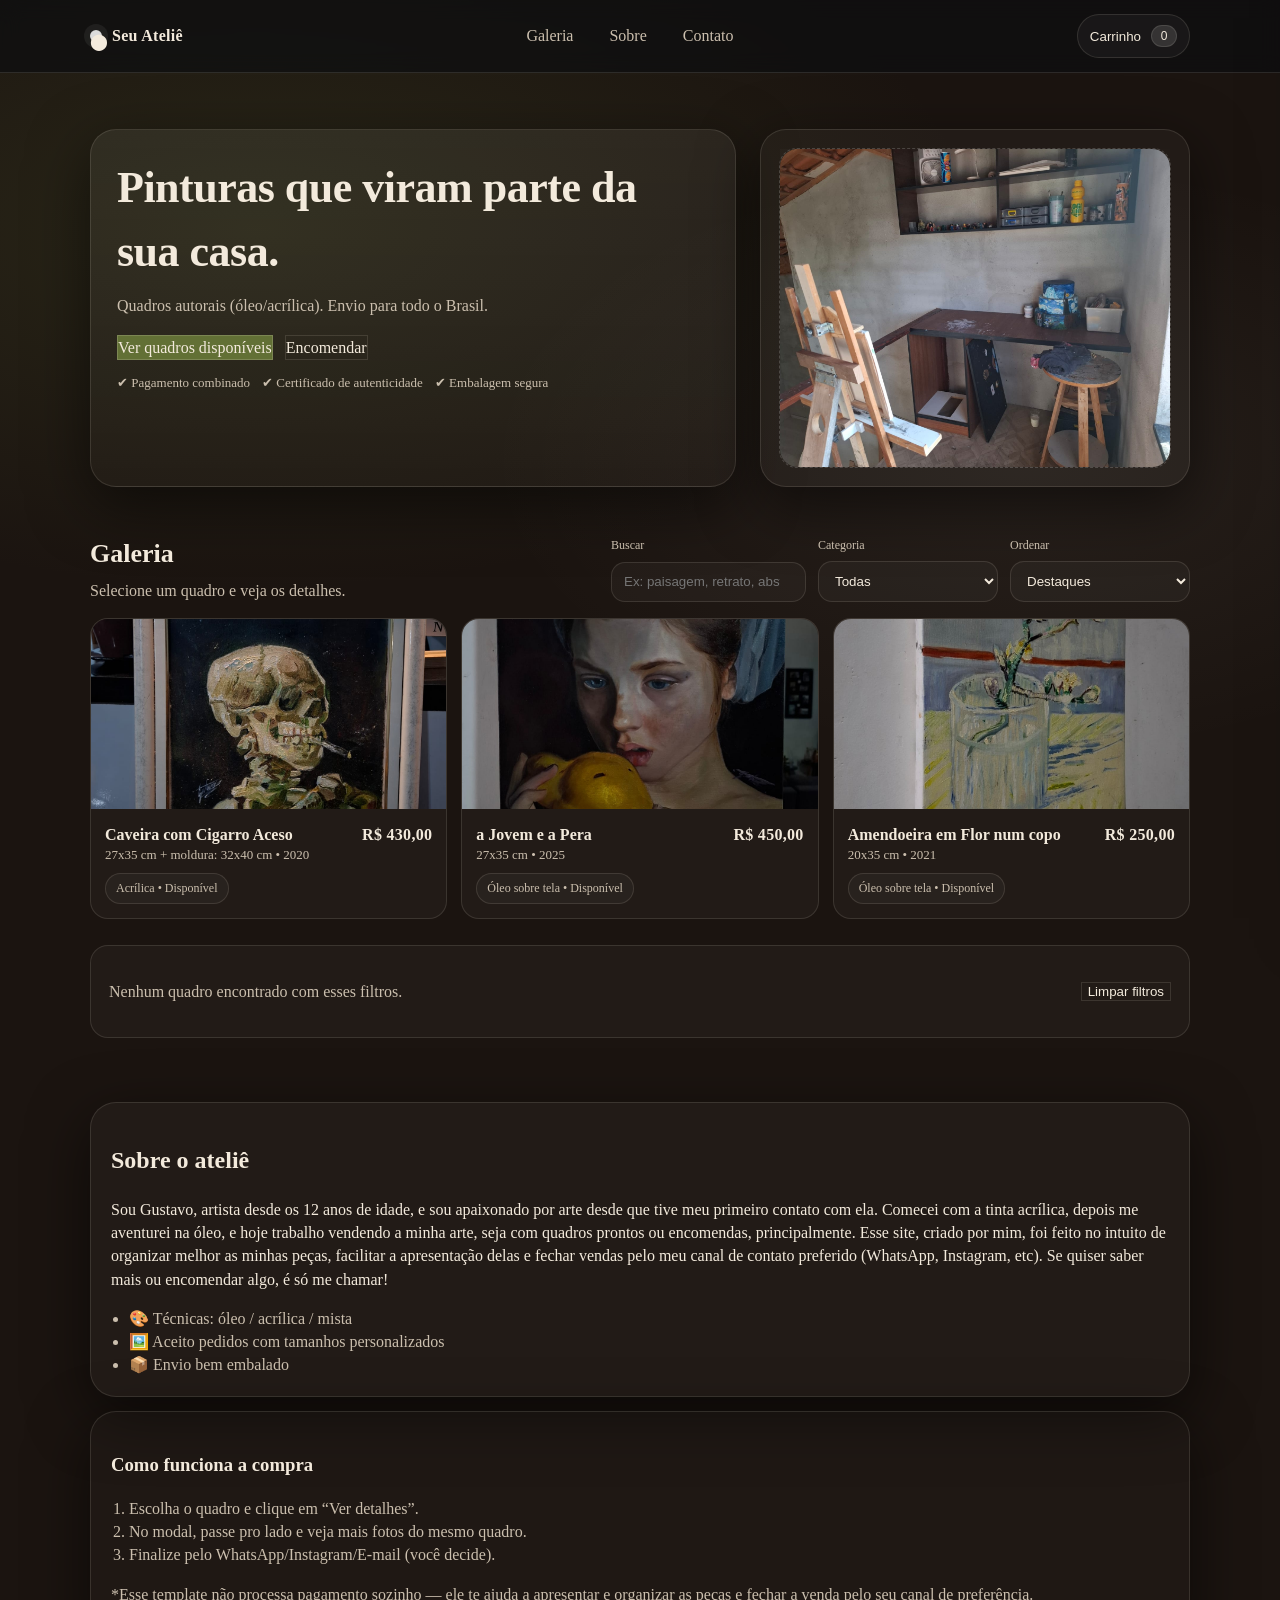
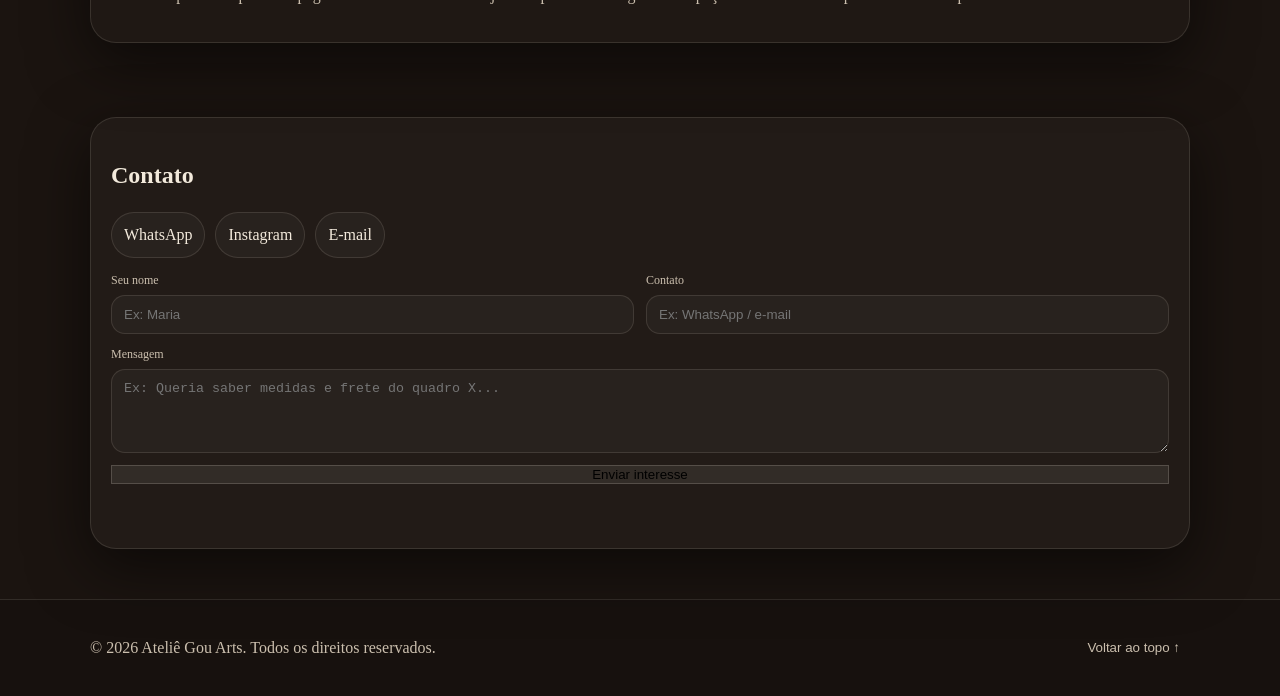
<file: index.html>
<!doctype html>
<html lang="pt-BR">
<head>
  <meta charset="utf-8" />
  <meta name="viewport" content="width=device-width, initial-scale=1" />
  <title>Ateliê Gou Arts — Loja de Quadros</title>
  <meta name="description" content="Quadros autorais e pinturas a óleo. Compre diretamente do ateliê." />
  <link rel="stylesheet" href="styles.css" />
</head>
 
<body>
  <!-- Topo -->
  <header class="header">
    <div class="container header__inner">
      <a class="brand" href="#top">
        <span class="brand__mark">⬤</span>
        <span class="brand__name">Seu Ateliê</span>
      </a>

      <nav class="nav">
        <a href="#galeria">Galeria</a>
        <a href="#sobre">Sobre</a>
        <a href="#contato">Contato</a>
      </nav>

      <button class="cart-btn" id="openCartBtn" aria-label="Abrir carrinho">
        Carrinho <span class="cart-badge" id="cartCount">0</span>
      </button>
    </div>
  </header>

  <!-- Hero -->
  <main id="top">
    <section class="hero">
      <div class="container hero__inner">
        <div class="hero__text">
          <h1>Pinturas que viram parte da sua casa.</h1>
          <p>
            Quadros autorais (óleo/acrílica). Envio para todo o Brasil.
          </p>
          <div class="hero__cta">
            <a class="btn btn--primary" href="#galeria">Ver quadros disponíveis</a>
            <a class="btn btn--ghost" href="#contato">Encomendar</a>
          </div>
          <div class="hero__meta">
            <span>✔ Pagamento combinado</span>
            <span>✔ Certificado de autenticidade</span>
            <span>✔ Embalagem segura</span>
          </div>
        </div>

        <div class="hero__art">
          <div class="hero__frame">
            <div class="hero__frameInner">

              <img src="img/atelie.jpeg" alt="Foto do meu ateliê" class="hero__img">

            </div>
          </div>
        </div>

      </div>
    </section>

    <!-- Loja / Galeria -->
    <section class="shop" id="galeria">
      <div class="container">
        <div class="section-head">
          <div>
            <h2>Galeria</h2>
            <p>Selecione um quadro e veja os detalhes.</p>
          </div>

          <div class="shop-controls">
            <label class="input">
              <span class="input__label">Buscar</span>
              <input id="searchInput" type="search" placeholder="Ex: paisagem, retrato, abstrato..." />
            </label>

            <label class="input">
              <span class="input__label">Categoria</span>
              <select id="categorySelect">
                <option value="all">Todas</option>
                <option value="oleo">Óleo</option>
                <option value="acrilica">Acrílica</option>
                <option value="desenho">Desenho</option>
              </select>
            </label>

            <label class="input">
              <span class="input__label">Ordenar</span>
              <select id="sortSelect">
                <option value="featured">Destaques</option>
                <option value="price-asc">Menor preço</option>
                <option value="price-desc">Maior preço</option>
                <option value="newest">Mais recentes</option>
              </select>
            </label>
          </div>
        </div>

        <div class="grid" id="productsGrid">
          <!-- Cards entram pelo JS -->
        </div>

        <div class="empty" id="emptyState" hidden>
          <p>Nenhum quadro encontrado com esses filtros.</p>
          <button class="btn btn--ghost" id="resetFiltersBtn">Limpar filtros</button>
        </div>
      </div>
    </section>

    <!-- Sobre -->
    <section class="about" id="sobre">
      <div class="container about__inner">
        <div class="about__card">
          <h2>Sobre o ateliê</h2>
          <p>
            Sou Gustavo, artista desde os 12 anos de idade, e sou apaixonado por arte desde que tive meu primeiro contato com ela. Comecei com a tinta acrílica, depois me aventurei na óleo, e hoje trabalho vendendo a minha arte, seja com quadros prontos ou encomendas, principalmente. Esse site, criado por mim, foi feito no intuito de organizar melhor as minhas peças, facilitar a apresentação delas e fechar vendas pelo meu canal de contato preferido (WhatsApp, Instagram, etc). Se quiser saber mais ou encomendar algo, é só me chamar!
          </p>
          <ul class="bullets">
            <li>🎨 Técnicas: óleo / acrílica / mista</li>
            <li>🖼️ Aceito pedidos com tamanhos personalizados</li>
            <li>📦 Envio bem embalado</li>
          </ul>
        </div>

        <div class="about__card about__card--alt">
          <h3>Como funciona a compra</h3>
          <ol class="steps">
            <li>Escolha o quadro e clique em “Ver detalhes”.</li>
            <li>No modal, passe pro lado e veja mais fotos do mesmo quadro.</li>
            <li>Finalize pelo WhatsApp/Instagram/E-mail (você decide).</li>
          </ol>
          <p class="muted">
            *Esse template não processa pagamento sozinho — ele te ajuda a apresentar e organizar as peças
            e fechar a venda pelo seu canal de preferência.
          </p>
        </div>
      </div>
    </section>

    <!-- Contato -->
    <section class="contact" id="contato">
      <div class="container contact__inner">
        <div class="contact__card">
          <h2>Contato</h2>

          <div class="contact__links">
            <a class="link-pill" href="#" id="whatsLink">WhatsApp</a>
            <a class="link-pill" href="#" id="instaLink">Instagram</a>
            <a class="link-pill" href="mailto:seuemail@exemplo.com">E-mail</a>
          </div>

          <form class="form" id="leadForm">
            <div class="form__row">
              <label class="input">
                <span class="input__label">Seu nome</span>
                <input name="name" required placeholder="Ex: Maria" />
              </label>

              <label class="input">
                <span class="input__label">Contato</span>
                <input name="contact" required placeholder="Ex: WhatsApp / e-mail" />
              </label>
            </div>

            <label class="input">
              <span class="input__label">Mensagem</span>
              <textarea name="message" rows="4" required
                placeholder="Ex: Queria saber medidas e frete do quadro X..."></textarea>
            </label>

            <button class="btn" type="submit">Enviar interesse</button>
            <p class="muted" id="formMsg" aria-live="polite"></p>
          </form>
        </div>
      </div>
    </section>

    <!-- Rodapé -->
    <footer class="footer">
      <div class="container footer__inner">
        <p>© <span id="year"></span> Ateliê Gou Arts. Todos os direitos reservados.</p>
        <button class="link" id="backToTop">Voltar ao topo ↑</button>
      </div>
    </footer>
  </main>

  <!-- Modal de Produto -->
  <dialog class="modal" id="productModal">
    <form method="dialog" class="modal__inner">
      <button class="modal__close" aria-label="Fechar">✕</button>

      <div class="modal__content">
        <!-- Slider de imagens (mais fotos do mesmo quadro) -->
        <div class="modal__image">
          <div class="slider" id="slider">
            <button class="slider__btn slider__btn--prev" id="prevImg" type="button" aria-label="Imagem anterior">‹</button>

            <div class="slider__viewport" id="sliderViewport">
              <div class="slider__track" id="sliderTrack">
                <!-- imagens entram pelo JS -->
              </div>
            </div>

            <button class="slider__btn slider__btn--next" id="nextImg" type="button" aria-label="Próxima imagem">›</button>
          </div>

          <div class="slider__dots" id="sliderDots" aria-label="Indicadores de imagem">
            <!-- bolinhas via JS -->
          </div>
        </div>

        <div class="modal__info">
          <h3 id="modalTitle">Título</h3>
          <p class="muted" id="modalMeta">Técnica • Tamanho • Ano</p>

          <p id="modalDesc">Descrição do quadro. Troque depois.</p>

          <div class="modal__priceRow">
            <div>
              <div class="price" id="modalPrice">R$ 0</div>
              <div class="muted" id="modalAvailability">Disponível</div>
            </div>

            <button class="btn" type="button" id="addToCartBtn">Adicionar ao carrinho</button>
          </div>

          <div class="modal__actions">
            <a class="btn btn--ghost" href="#contato" id="buyNowBtn">Comprar agora</a>
            <button class="btn btn--ghost" type="button" id="copyInfoBtn">Copiar infos</button>
          </div>

          <p class="muted tiny" id="copyMsg" aria-live="polite"></p>
        </div>
      </div>
    </form>
  </dialog>

  <!-- Drawer do Carrinho -->
  <aside class="drawer" id="cartDrawer" aria-hidden="true">
    <div class="drawer__panel">
      <div class="drawer__head">
        <h3>Seu carrinho</h3>
        <button class="drawer__close" id="closeCartBtn" aria-label="Fechar carrinho">✕</button>
      </div>

      <div class="drawer__body" id="cartItems"></div>

      <div class="drawer__foot">
        <div class="totals">
          <span>Total</span>
          <strong id="cartTotal">R$ 0</strong>
        </div>
        <button class="btn" id="checkoutBtn">Finalizar pelo contato</button>
        <button class="btn btn--ghost" id="clearCartBtn">Limpar carrinho</button>
        <p class="muted tiny">
          O “finalizar” te leva pra seção de contato e já deixa uma mensagem pronta.
        </p>
      </div>
    </div>
    <div class="drawer__backdrop" id="drawerBackdrop"></div>
  </aside>

  <script src="script.js"></script>
  <script src="cart-enhancements.js"></script>
</body>
</html>
</file>
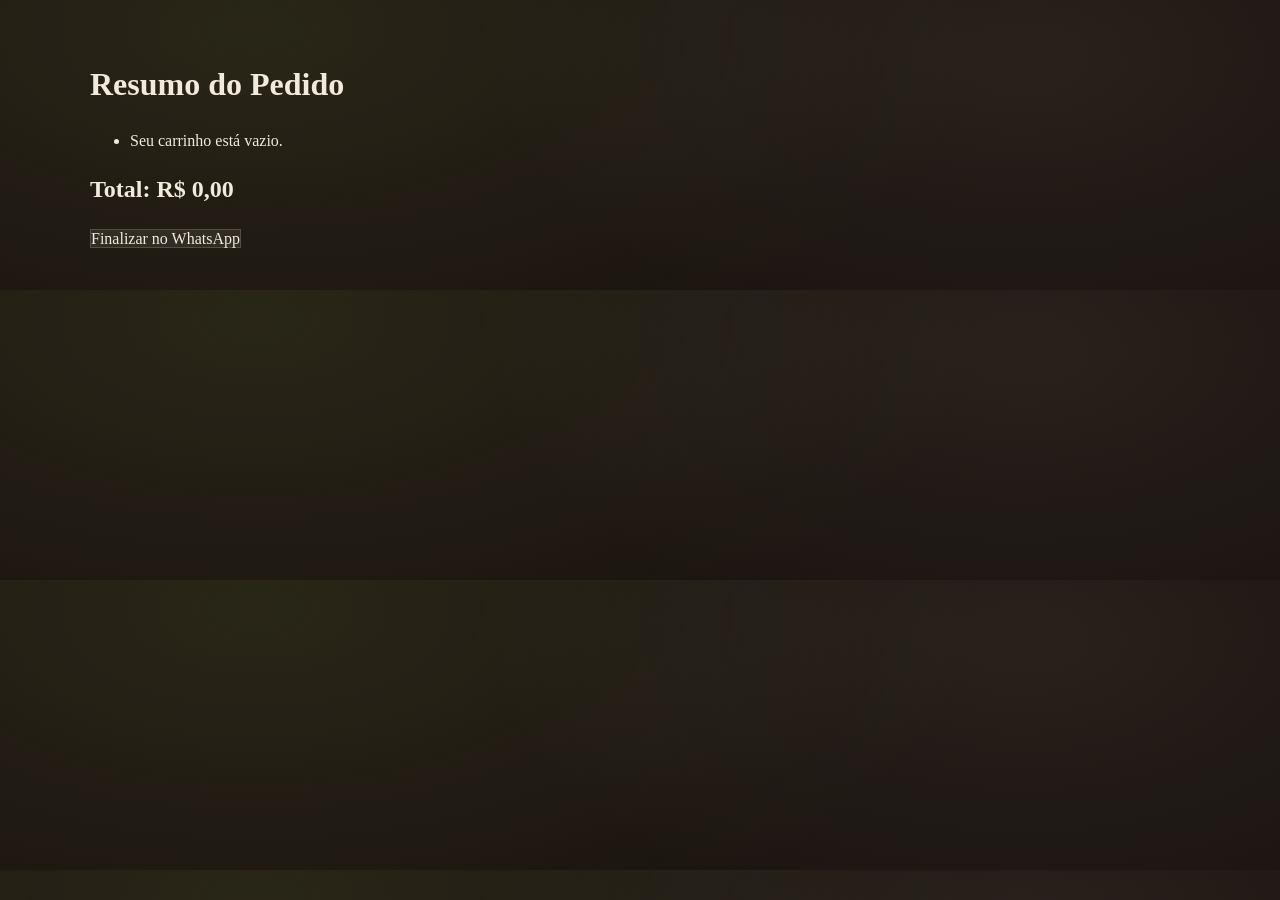
<file: pagamento.html>
<!doctype html>
<html lang="pt-BR">
<head>
<meta charset="utf-8"/>
<meta name="viewport" content="width=device-width, initial-scale=1"/>
<title>Finalizar Pedido</title>
<link rel="stylesheet" href="styles.css"/>
</head>
<body>
<div class="container" style="padding:40px 0">
  <h1>Resumo do Pedido</h1>
  <ul id="resumo"></ul>
  <h2 id="total"></h2>
  <a id="finalizarWA" class="btn" href="#">Finalizar no WhatsApp</a>
</div>
<script>
(function(){
  const KEY='atelier_cart_v1';
  const WA='5512996503453';
  function load(){try{return JSON.parse(localStorage.getItem(KEY))||[]}catch{return []}}
  function fmt(v){return v.toLocaleString('pt-BR',{style:'currency',currency:'BRL'})}
  const cart=load();
  const ul=document.getElementById('resumo');
  let total=0;
  if(!cart.length){
    ul.innerHTML='<li>Seu carrinho está vazio.</li>';
    document.getElementById('total').textContent='Total: R$ 0,00';
    return;
  }
  const lines=['Olá! Gostaria de finalizar o pedido:'];
  cart.forEach(i=>{
    const sub=(i.price||0)*(i.qty||0);
    total+=sub;
    const li=document.createElement('li');
    li.textContent=`${i.title} — ${i.qty}x (${fmt(sub)})`;
    ul.appendChild(li);
    lines.push(`• ${i.title} — ${i.qty}x (${fmt(sub)})`);
  });
  document.getElementById('total').textContent='Total: '+fmt(total);
  lines.push('Total: '+fmt(total));
  const url='https://wa.me/'+WA+'?text='+encodeURIComponent(lines.join('\n'));
  document.getElementById('finalizarWA').href=url;
})();
</script>
</body></html>
</file>
<file: styles.css>
:root{
  /* Base marrom / bege / oliva */
  --bg:#1b1410;
  --panel:#241a14;
  --panel2:#1f1712;

  --text:#f3eadc;
  --muted:#cbbfae;

  --line:rgba(243,234,220,.12);
  --shadow: 0 18px 60px rgba(0,0,0,.55);

  --radius: 18px;
  --radius2: 26px;

  /* Acento oliva */
  --accent:#6b7a3a;
  --accentHover:#55622f;
}

*{ box-sizing:border-box; }
html,body{ margin:0; padding:0; }
body{
  background:
    radial-gradient(1200px 600px at 20% 10%, rgba(107,122,58,.18), transparent 60%),
    radial-gradient(900px 500px at 80% 20%, rgba(243,234,220,.06), transparent 60%),
    var(--bg);
  color:var(--text);
  line-height:1.45;
}

a{ color:inherit; text-decoration:none; }
.container{ width:min(1100px, 92vw); margin:0 auto; }

.header{
  position:sticky; top:0; z-index:10;
  backdrop-filter: blur(10px);
  background: rgba(12,13,16,.65);
  border-bottom:1px solid var(--line);
}
.header__inner{
  display:flex; align-items:center; justify-content:space-between;
  padding:14px 0;
  gap:14px;
}
.brand{ display:flex; align-items:center; gap:10px; }
.brand__mark{
  width:12px; height:12px; border-radius:99px;
  background: rgba(255,255,255,.85);
  box-shadow: 0 0 0 6px rgba(255,255,255,.06);
}
.brand__name{ font-weight:700; letter-spacing:.3px; }

.nav{ display:flex; gap:16px; color:var(--muted); }
.nav a{ padding:8px 10px; border-radius:12px; }
.nav a:hover{ background: rgba(255,255,255,.06); color:var(--text); }

.cart-btn{
  border:1px solid var(--line);
  background: rgba(255,255,255,.04);
  color:var(--text);
  padding:10px 12px;
  border-radius: 999px;
  cursor:pointer;
  display:flex; align-items:center; gap:10px;
}
.cart-btn:hover{ background: rgba(255,255,255,.07); }
.cart-badge{
  display:inline-grid; place-items:center;
  min-width:26px; height:22px;
  padding:0 8px;
  border-radius: 999px;
  background: rgba(255,255,255,.12);
  border:1px solid var(--line);
  font-size:12px;
}

.hero{ padding:56px 0 22px; }
.hero__inner{
  display:grid;
  grid-template-columns: 1.2fr .8fr;
  gap:24px;
  align-items:stretch;
}
.hero__text{
  border:1px solid var(--line);
  background: linear-gradient(180deg, rgba(255,255,255,.06), rgba(255,255,255,.02));
  border-radius: var(--radius2);
  padding:26px;
  box-shadow: var(--shadow);
}
.hero h1{ margin:0 0 10px; font-size:clamp(28px, 3.5vw, 44px); letter-spacing:-.5px; }
.hero p{ margin:0 0 18px; color:var(--muted); font-size:16px; }

.hero__cta{ display:flex; gap:12px; flex-wrap:wrap; margin-bottom:14px; }
.btn{
  /* mantém o que você já tem... */
  border:1px solid rgba(243,234,220,.18);
  background: rgba(243,234,220,.08);
}

.btn:hover{
  background: rgba(243,234,220,.12);
}

/* Botão principal em oliva (opcional, fica bem “loja”) */
.btn--primary{
  background: color-mix(in srgb, var(--accent) 92%, #000 8%);
  border: 1px solid rgba(243,234,220,.18);
}
.btn--primary:hover{
  background: color-mix(in srgb, var(--accentHover) 92%, #000 8%);
}
.btn:hover{ background: rgba(255,255,255,.14); }
.btn:active{ transform: scale(.98); }
.btn--ghost{
  background: transparent;
  border:1px solid var(--line);
  color: var(--text);
}
.btn--ghost:hover{ background: rgba(255,255,255,.06); }

.hero__meta{
  display:flex; gap:12px; flex-wrap:wrap;
  color:var(--muted);
  font-size:13px;
}
.hero__art{
  border:1px solid var(--line);
  background: rgba(255,255,255,.03);
  border-radius: var(--radius2);
  padding:18px;
  box-shadow: var(--shadow);
}
.hero__frame{
  border-radius: 18px;
  border:1px dashed rgba(255,255,255,.18);
  height: 100%;
  min-height: 260px;
  display:grid;
  place-items:center;
}
.hero__frameInner{
  width:100%;
  height:100%;
  display:grid;
  place-items:center;
  background: radial-gradient(500px 300px at 40% 20%, rgba(255,255,255,.06), transparent 55%);
}
.hero__frameText{ color:var(--muted); font-size:14px; }

.section-head{
  display:flex; align-items:flex-end; justify-content:space-between;
  gap:18px;
  margin: 26px 0 16px;
}
.section-head h2{ margin:0; font-size:26px; }
.section-head p{ margin:6px 0 0; color:var(--muted); }

.shop-controls{
  display:flex; gap:12px; flex-wrap:wrap; justify-content:flex-end;
}

.input{ display:grid; gap:6px; min-width: 180px; }
.input__label{ font-size:12px; color:var(--muted); }
input, select, textarea{
  width:100%;
  padding:11px 12px;
  border-radius: 14px;
  border:1px solid var(--line);
  background: rgba(255,255,255,.03);
  color:var(--text);
  outline:none;
}
textarea{ resize: vertical; }
input:focus, select:focus, textarea:focus{
  border-color: rgba(255,255,255,.22);
  background: rgba(255,255,255,.05);
}

.grid{
  display:grid;
  grid-template-columns: repeat(3, 1fr);
  gap:14px;
  padding-bottom: 10px;
}
@media (max-width: 920px){
  .hero__inner{ grid-template-columns: 1fr; }
  .grid{ grid-template-columns: repeat(2, 1fr); }
}
@media (max-width: 560px){
  .grid{ grid-template-columns: 1fr; }
  .nav{ display:none; }
}

.card{
  border:1px solid var(--line);
  background: rgba(255,255,255,.03);
  border-radius: var(--radius);
  overflow:hidden;
  cursor:pointer;
  transition: transform .10s ease, background .2s ease;
}
.card:hover{ background: rgba(255,255,255,.06); transform: translateY(-2px); }
.card__img{
  height: 190px;
  background: radial-gradient(500px 240px at 30% 20%, rgba(255,255,255,.07), transparent 55%),
              rgba(255,255,255,.02);
  border-bottom: 1px solid var(--line);
  display:grid;
  place-items:center;
  color: var(--muted);
  font-size: 13px;
}
.card__img img{ width:100%; height:190px; object-fit:cover; display:block; }
.card__body{ padding:14px; display:grid; gap:8px; }
.card__top{ display:flex; align-items:flex-start; justify-content:space-between; gap:10px; }
.card__title{ font-weight:700; }
.card__meta{ color:var(--muted); font-size:13px; }
.price{ font-weight:800; letter-spacing:.3px; }
.tag{
  font-size:12px; color:var(--muted);
  border:1px solid var(--line);
  background: rgba(255,255,255,.03);
  padding:6px 10px;
  border-radius: 999px;
  width: fit-content;
}

.empty{
  border:1px solid var(--line);
  background: rgba(255,255,255,.03);
  border-radius: var(--radius);
  padding:18px;
  margin: 16px 0 40px;
  color:var(--muted);
  display:flex;
  align-items:center;
  justify-content:space-between;
  gap:12px;
  flex-wrap:wrap;
}

.about, .contact{ padding: 24px 0 50px; }
.about__inner, .contact__inner{
  display:grid;
  grid-template-columns: 1fr;
  gap:14px;
}
@media (max-width: 920px){
  .about__inner, .contact__inner{ grid-template-columns:1fr; }
}

.about__card, .contact__card{
  border:1px solid var(--line);
  background: rgba(255,255,255,.03);
  border-radius: var(--radius2);
  padding:20px;
  box-shadow: var(--shadow);
}
.about__card--alt, .contact__card--alt{ background: rgba(255,255,255,.02); }

.bullets{ margin: 12px 0 0; padding-left: 18px; color:var(--muted); }
.steps{ margin: 12px 0 0; padding-left: 18px; color:var(--muted); }
.muted{ color:var(--muted); }
.tiny{ font-size:12px; }

.contact__links{ display:flex; gap:10px; flex-wrap:wrap; margin: 10px 0 14px; }
.link-pill{
  border:1px solid var(--line);
  background: rgba(255,255,255,.03);
  padding:10px 12px;
  border-radius: 999px;
}
.link-pill:hover{ background: rgba(255,255,255,.06); }

.form{ display:grid; gap:12px; margin-top:10px; }
.form__row{ display:grid; grid-template-columns: 1fr 1fr; gap:12px; }
@media (max-width: 560px){ .form__row{ grid-template-columns: 1fr; } }

.footer{
  border-top: 1px solid var(--line);
  padding: 20px 0;
  background: rgba(0,0,0,.15);
}
.footer__inner{
  display:flex; align-items:center; justify-content:space-between;
  gap:12px;
  color:var(--muted);
}
.link{
  background:none; border:none; color:var(--muted);
  cursor:pointer; padding:8px 10px; border-radius: 12px;
}
.link:hover{ background: rgba(255,255,255,.06); color:var(--text); }

.modal{ border:none; padding:0; background: transparent; }
.modal::backdrop{ background: rgba(0,0,0,.6); }
.modal__inner{
  width: min(980px, 94vw);
  border:1px solid var(--line);
  background: rgba(18,20,26,.92);
  border-radius: var(--radius2);
  box-shadow: var(--shadow);
  padding:0;
  overflow:hidden;
  position: relative;
}
.modal__close{
  position:absolute;
  right: 14px;
  top: 12px;
  background: rgba(255,255,255,.06);
  border:1px solid var(--line);
  color: var(--text);
  border-radius: 999px;
  width: 38px;
  height: 38px;
  cursor:pointer;
  z-index: 5;
}
.modal__content{
  display:grid;
  grid-template-columns: 1.1fr .9fr;
  min-height: 440px;
}
@media (max-width: 920px){
  .modal__content{ grid-template-columns:1fr; }
}
.modal__image{
  padding:18px;
  border-right: 1px solid var(--line);
  background: radial-gradient(700px 400px at 30% 20%, rgba(255,255,255,.06), transparent 60%),
              rgba(255,255,255,.02);
}
@media (max-width: 920px){
  .modal__image{ border-right:none; border-bottom:1px solid var(--line); }
}
.modal__info{ padding:18px; display:grid; gap:10px; }
.modal__priceRow{
  margin-top: 4px;
  display:flex; align-items:center; justify-content:space-between; gap:12px;
  flex-wrap:wrap;
}
.modal__actions{ display:flex; gap:10px; flex-wrap:wrap; }

.modal__placeholder{
  border:1px dashed rgba(255,255,255,.18);
  border-radius:16px;
  padding:22px;
  color:var(--muted);
  width:100%;
  text-align:center;
}

/* ===== Slider (mais fotos do mesmo quadro) ===== */
.slider { position: relative; width: 100%; }
.slider__viewport{
  overflow: hidden;
  border-radius: 16px;
  border: 1px solid var(--line);
  background: rgba(255,255,255,.02);
  touch-action: pan-y;
}
.slider__track{
  display: flex;
  transition: transform .25s ease;
  will-change: transform;
}
.slider__slide{
  min-width: 100%;
  display: grid;
  place-items: center;
}
.slider__slide img{
  width: 100%;
  height: 520px;
  object-fit: cover;
  display: block;
}
@media (max-width: 920px){
  .slider__slide img{ height: 360px; }
}
.slider__btn{
  position: absolute;
  top: 50%;
  transform: translateY(-50%);
  width: 42px;
  height: 42px;
  border-radius: 999px;
  border: 1px solid var(--line);
  background: rgba(0,0,0,.35);
  color: var(--text);
  cursor: pointer;
  display: grid;
  place-items: center;
  font-size: 26px;
  z-index: 2;
}
.slider__btn:hover{ background: rgba(0,0,0,.5); }
.slider__btn--prev{ left: 10px; }
.slider__btn--next{ right: 10px; }

.slider__dots{
  display: flex;
  gap: 8px;
  justify-content: center;
  margin-top: 10px;
}
.slider__dot{
  width: 9px;
  height: 9px;
  border-radius: 999px;
  border: 1px solid var(--line);
  background: rgba(255,255,255,.12);
  cursor: pointer;
}
.slider__dot.is-active{
  background: rgba(255,255,255,.65);
}
.hero__img {
  width: 100%;
  height: 100%;
  object-fit: cover;
  border-radius: 18px;
  display: block;
}
.hero__frame {
  min-height: 320px;
}
select option {
  background: #12141a;
  color: white;
}

/* --- Cart layering fix --- */
.drawer-backdrop{position:fixed;inset:0;background:rgba(0,0,0,.6);z-index:40;}
.cart-drawer{position:fixed;right:0;top:0;height:100%;width:min(420px,92vw);background:#0b0b0b;z-index:50;pointer-events:auto;}
.cart-drawer button,.cart-drawer input{pointer-events:auto;}
/* --- Toast --- */
.toast{position:fixed;left:50%;bottom:24px;transform:translateX(-50%) translateY(20px);opacity:0;background:#1a1d26;color:#fff;padding:12px 16px;border-radius:12px;box-shadow:0 10px 40px rgba(0,0,0,.5);z-index:100;transition:.25s}
.toast.show{opacity:1;transform:translateX(-50%) translateY(0)}
</file>
